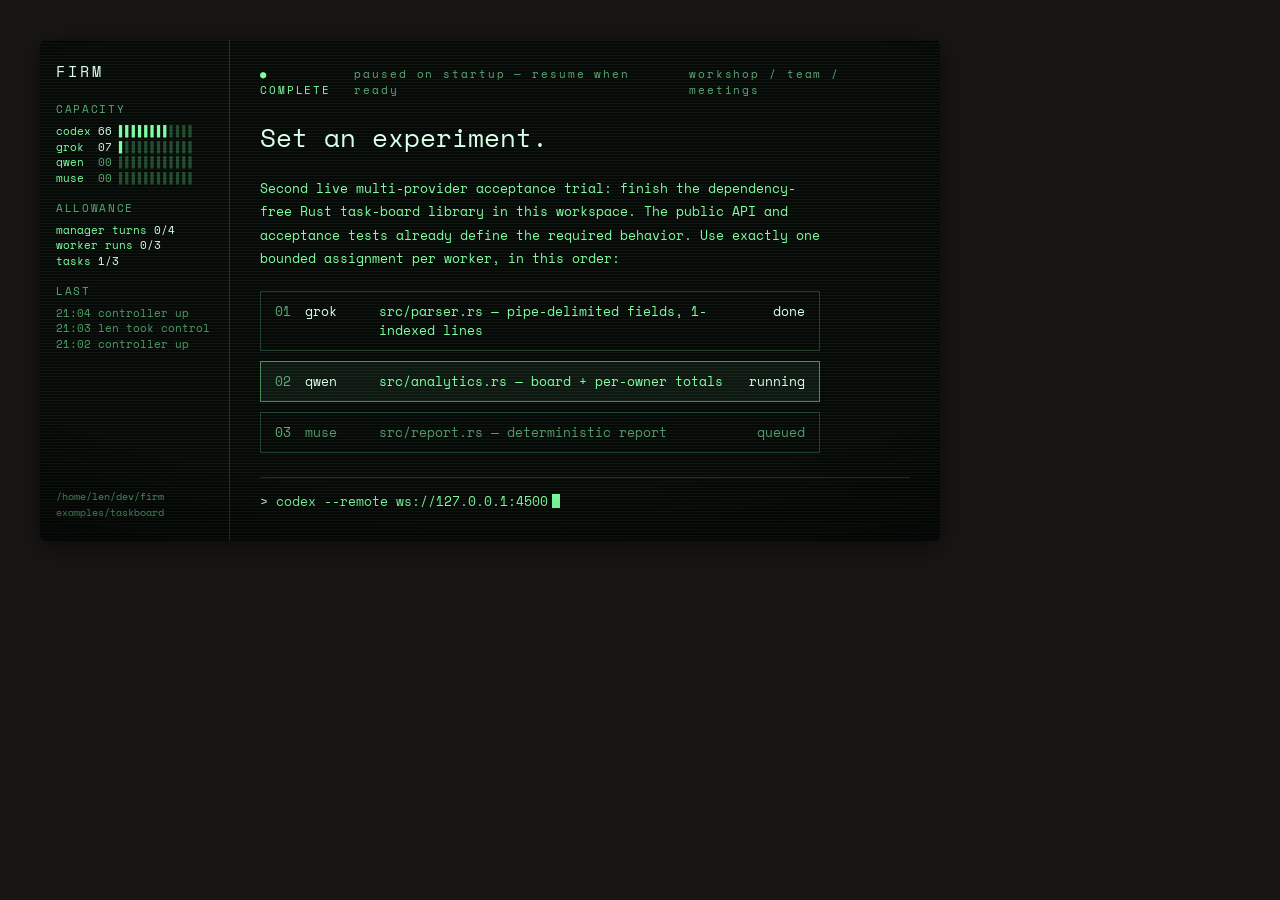
<file: redesign/design_handoff_green_crt/green-crt-reference.html>
<!DOCTYPE html>
<html lang="en"><head><meta charset="utf-8">
<title>Green CRT — design reference (option 1c)</title>
<link rel="stylesheet" href="https://fonts.googleapis.com/css2?family=Space+Mono:wght@400;700&display=swap">
<style>
  body{margin:0;background:#171614;padding:40px;font-family:"Space Mono",ui-monospace,monospace}
  .dv-card{max-width:100%;border-radius:6px;overflow:hidden;box-shadow:0 6px 26px rgba(0,0,0,.5)}
  @keyframes blink{0%,49%{opacity:1}50%,100%{opacity:0}}
</style></head>
<body>
<div class="dv-card" style="width:900px;background:#050a06;position:relative;font-family:'Space Mono',monospace;color:#7dffa0">
  <div style="position:absolute;inset:0;background:repeating-linear-gradient(180deg,rgba(255,255,255,.045) 0 1px,transparent 1px 3px);pointer-events:none;z-index:2"></div>
  <div style="position:absolute;inset:0;background:radial-gradient(120% 90% at 50% 40%,transparent 55%,rgba(0,0,0,.75) 100%);pointer-events:none;z-index:2"></div>
  <div style="position:relative;z-index:1;display:grid;grid-template-columns:190px 1fr">
    <div style="border-right:1px solid rgba(125,255,160,.18);padding:20px 16px;display:flex;flex-direction:column;gap:20px">
      <div style="font-size:15px;letter-spacing:.2em;color:#d9ffe6">FIRM</div>
      <div style="display:flex;flex-direction:column;gap:14px;font-size:10.5px;line-height:1.5">
        <div><div style="color:#58a870;letter-spacing:.16em;margin-bottom:6px">CAPACITY</div>
          <div>codex <span style="color:#d9ffe6">66</span> ▌▌▌▌▌▌▌▌<span style="color:#204a2c">▌▌▌▌</span></div>
          <div>grok&nbsp; <span style="color:#d9ffe6">07</span> ▌<span style="color:#204a2c">▌▌▌▌▌▌▌▌▌▌▌</span></div>
          <div>qwen&nbsp; <span style="color:#58a870">00</span> <span style="color:#204a2c">▌▌▌▌▌▌▌▌▌▌▌▌</span></div>
          <div>muse&nbsp; <span style="color:#58a870">00</span> <span style="color:#204a2c">▌▌▌▌▌▌▌▌▌▌▌▌</span></div>
        </div>
        <div><div style="color:#58a870;letter-spacing:.16em;margin-bottom:6px">ALLOWANCE</div>
          <div>manager turns <span style="color:#d9ffe6">0/4</span></div>
          <div>worker runs <span style="color:#d9ffe6">0/3</span></div>
          <div>tasks <span style="color:#d9ffe6">1/3</span></div>
        </div>
        <div><div style="color:#58a870;letter-spacing:.16em;margin-bottom:6px">LAST</div>
          <div style="color:#4f9a68">21:04 controller up</div>
          <div style="color:#4f9a68">21:03 len took control</div>
          <div style="color:#4f9a68">21:02 controller up</div>
        </div>
      </div>
      <div style="flex:1"></div>
      <div style="font-size:10px;color:#58a870;line-height:1.6">/home/len/dev/firm<br>examples/taskboard</div>
    </div>
    <div style="padding:26px 30px 30px">
      <div style="display:flex;align-items:center;gap:10px;font-size:10.5px;letter-spacing:.18em;color:#58a870;margin-bottom:22px">
        <span style="color:#7dffa0">● COMPLETE</span><span>paused on startup — resume when ready</span>
        <span style="flex:1"></span><span>workshop / team / meetings</span>
      </div>
      <div style="font-size:26px;line-height:1.35;color:#d9ffe6;max-width:34ch;margin-bottom:22px">Set an experiment.</div>
      <div style="font-size:13px;line-height:1.8;color:#7dffa0;max-width:70ch">Second live multi-provider acceptance trial: finish the dependency-free Rust task-board library in this workspace. The public API and acceptance tests already define the required behavior. Use exactly one bounded assignment per worker, in this order:</div>
      <div style="margin:20px 0 0;display:flex;flex-direction:column;gap:10px;font-size:12.5px;max-width:70ch">
        <div style="display:flex;gap:14px;padding:10px 14px;border:1px solid rgba(125,255,160,.22)"><span style="color:#58a870">01</span><span style="width:60px;color:#d9ffe6">grok</span><span style="flex:1">src/parser.rs — pipe-delimited fields, 1-indexed lines</span><span style="color:#d9ffe6">done</span></div>
        <div style="display:flex;gap:14px;padding:10px 14px;border:1px solid rgba(125,255,160,.5);background:rgba(125,255,160,.06)"><span style="color:#58a870">02</span><span style="width:60px;color:#d9ffe6">qwen</span><span style="flex:1">src/analytics.rs — board + per-owner totals</span><span style="color:#d9ffe6">running</span></div>
        <div style="display:flex;gap:14px;padding:10px 14px;border:1px solid rgba(125,255,160,.22);color:#4f9a68"><span style="color:#58a870">03</span><span style="width:60px">muse</span><span style="flex:1">src/report.rs — deterministic report</span><span>queued</span></div>
      </div>
      <div style="margin-top:24px;border-top:1px solid rgba(125,255,160,.18);padding-top:14px;font-size:12.5px;color:#d9ffe6">&gt; <span style="color:#7dffa0">codex --remote ws://127.0.0.1:4500</span><span style="display:inline-block;width:8px;height:14px;background:#7dffa0;vertical-align:-2px;margin-left:4px;animation:blink 1.05s steps(1) infinite"></span></div>
    </div>
  </div>

</body></html>
</file>
